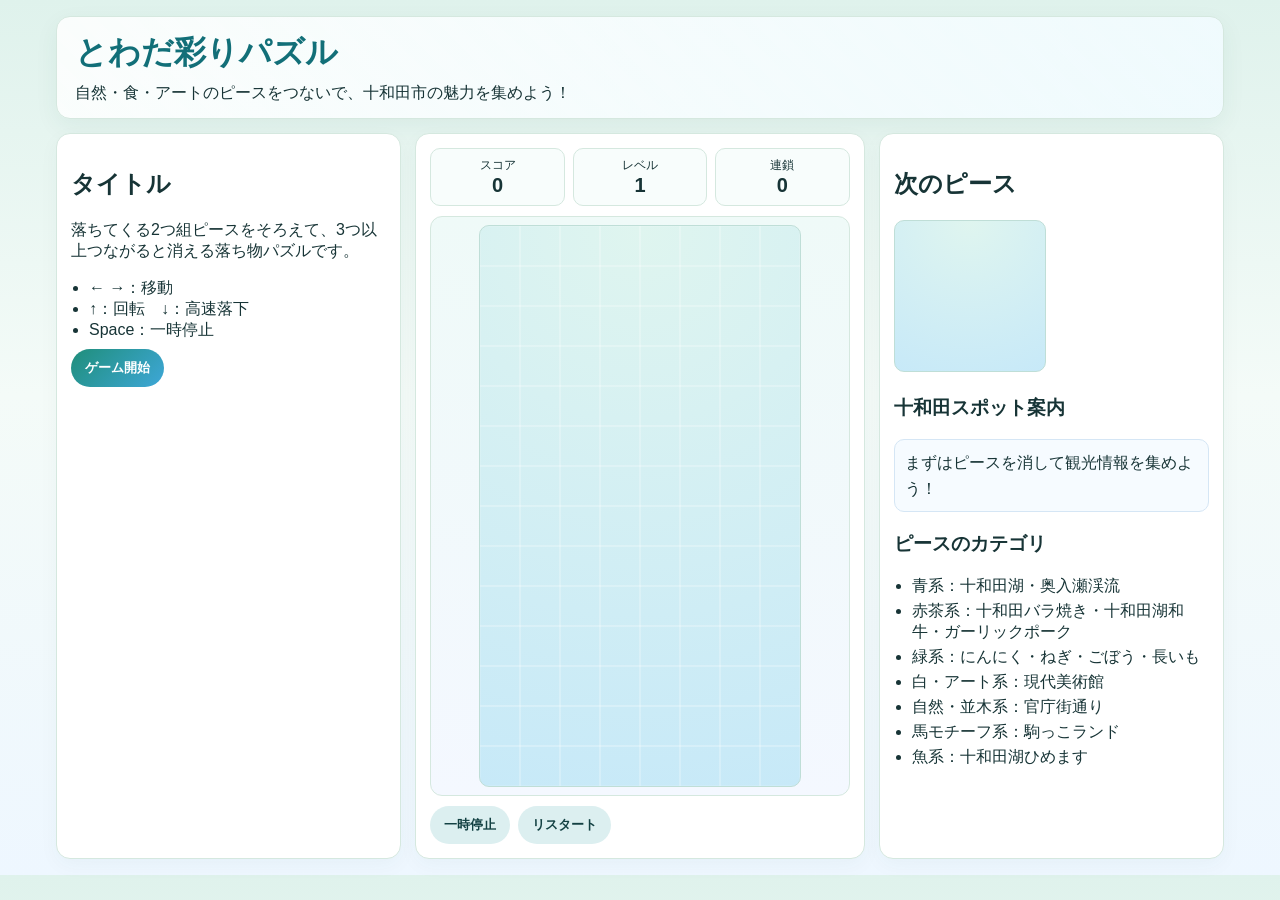
<file: index.html>
<!DOCTYPE html>
<html lang="ja">
  <head>
    <meta charset="UTF-8" />
    <meta name="viewport" content="width=device-width, initial-scale=1.0" />
    <title>とわだ彩りパズル</title>
    <link rel="stylesheet" href="style.css" />
  </head>
  <body>
    <div class="app-shell">
      <header class="hero">
        <h1>とわだ彩りパズル</h1>
        <p>
          自然・食・アートのピースをつないで、十和田市の魅力を集めよう！
        </p>
      </header>

      <main class="game-layout">
        <section class="panel title-panel" id="titlePanel">
          <h2>タイトル</h2>
          <p>
            落ちてくる2つ組ピースをそろえて、3つ以上つながると消える落ち物パズルです。
          </p>
          <ul>
            <li>← →：移動</li>
            <li>↑：回転　↓：高速落下</li>
            <li>Space：一時停止</li>
          </ul>
          <button id="startButton" class="primary">ゲーム開始</button>
        </section>

        <section class="panel play-panel">
          <div class="status-grid">
            <div class="status-item"><span>スコア</span><strong id="score">0</strong></div>
            <div class="status-item"><span>レベル</span><strong id="level">1</strong></div>
            <div class="status-item"><span>連鎖</span><strong id="chain">0</strong></div>
          </div>

          <div class="board-wrap">
            <canvas id="gameCanvas" width="320" height="560" aria-label="ゲーム盤面"></canvas>
            <div id="overlayMessage" class="overlay hidden"></div>
          </div>

          <div class="control-row">
            <button id="pauseButton">一時停止</button>
            <button id="restartButton">リスタート</button>
          </div>
        </section>

        <aside class="panel side-panel">
          <h2>次のピース</h2>
          <canvas id="nextCanvas" width="150" height="150"></canvas>

          <h3>十和田スポット案内</h3>
          <p id="spotMessage">まずはピースを消して観光情報を集めよう！</p>

          <h3>ピースのカテゴリ</h3>
          <ul class="legend" id="legend"></ul>
        </aside>
      </main>
    </div>

    <script src="script.js"></script>
  </body>
</html>
</file>
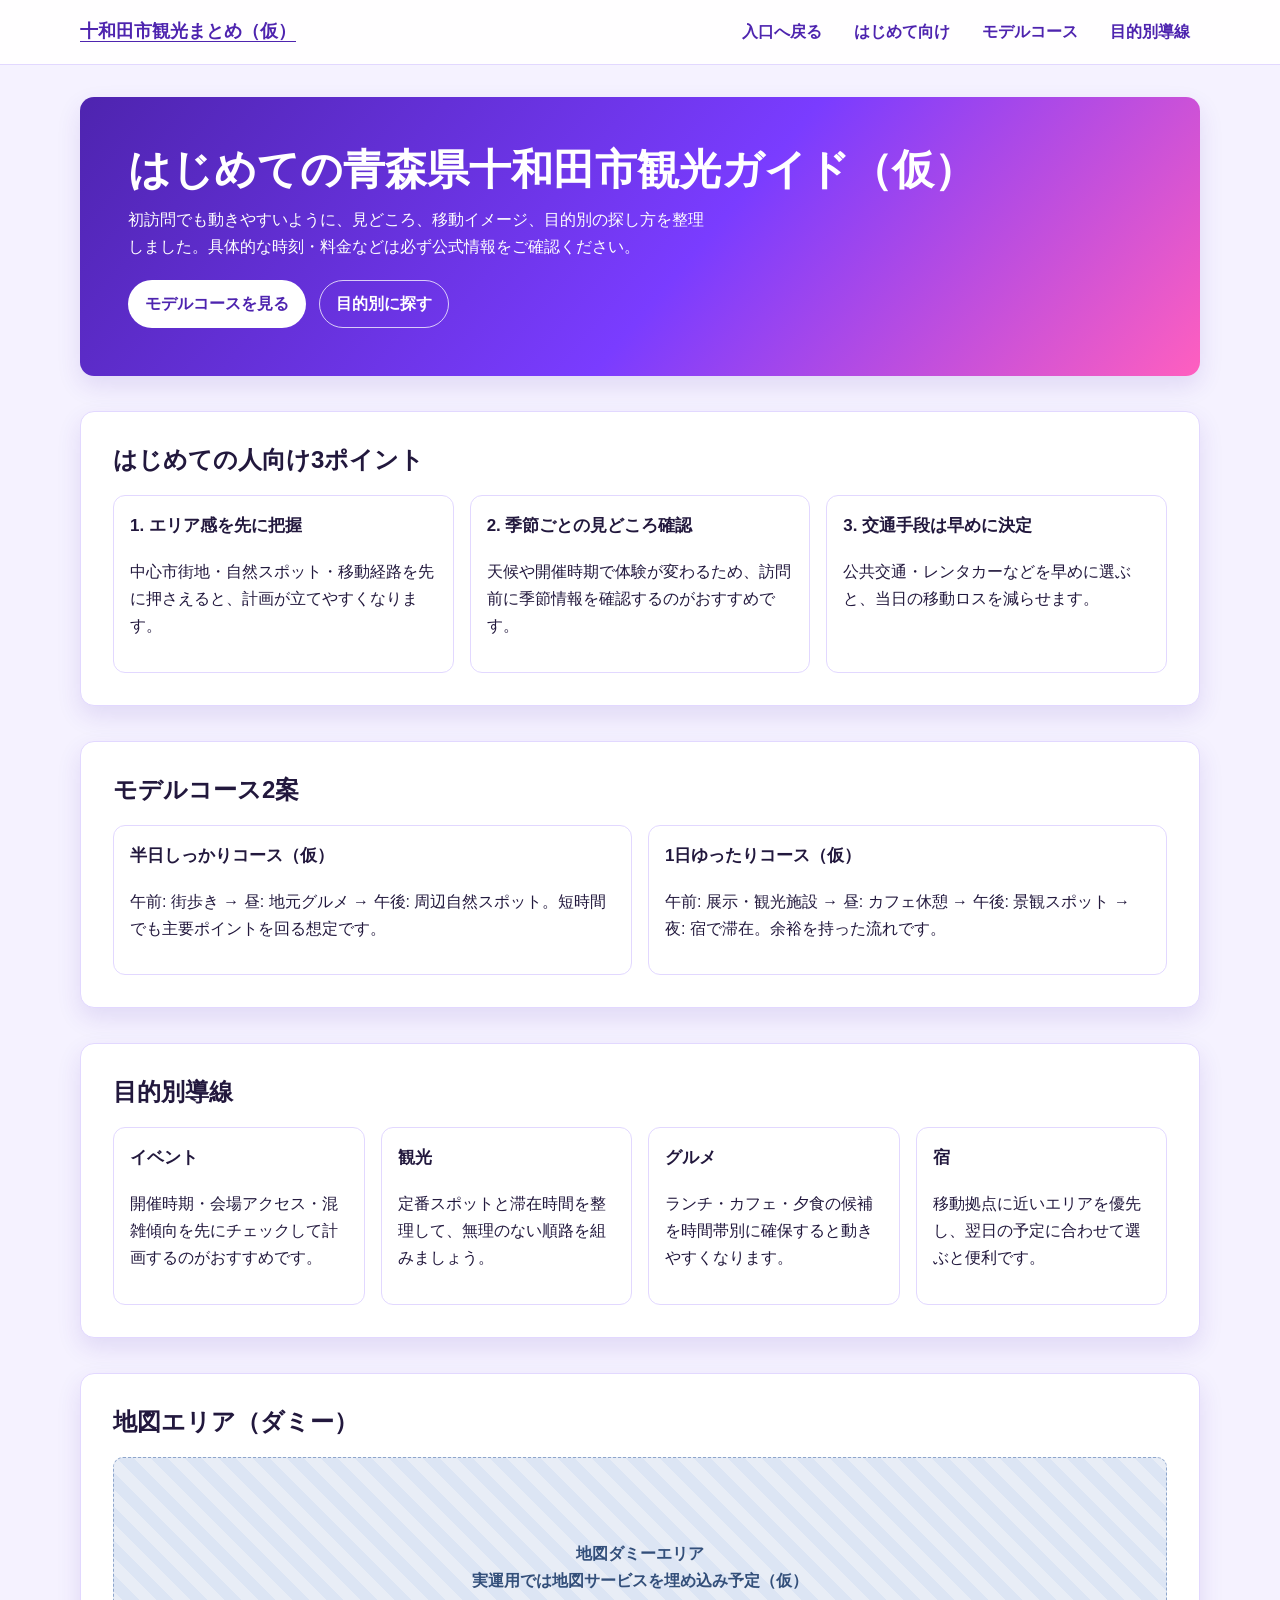
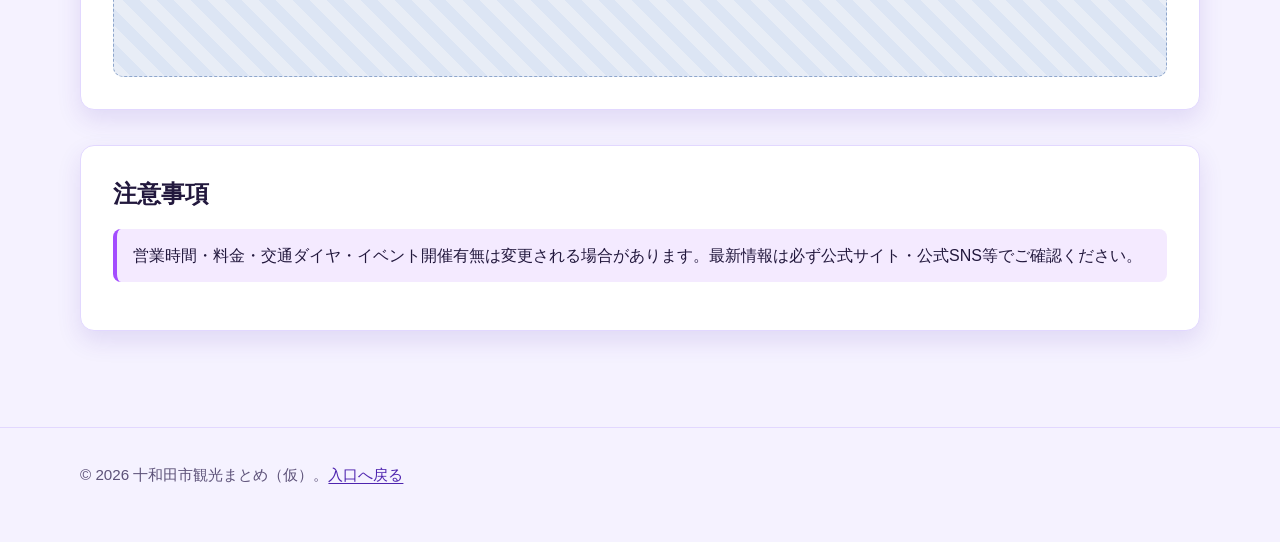
<file: towada.html>
<!doctype html>
<html lang="ja">
  <head>
    <meta charset="UTF-8" />
    <meta name="viewport" content="width=device-width, initial-scale=1.0" />
    <title>はじめての十和田市観光まとめ（仮）</title>
    <meta
      name="description"
      content="青森県十和田市をはじめて訪れる方向けの観光まとめ（仮）。モデルコースや目的別導線を掲載。"
    />
    <meta property="og:type" content="website" />
    <meta property="og:title" content="はじめての十和田市観光まとめ（仮）" />
    <meta
      property="og:description"
      content="イベント・観光・グルメ・宿の導線と、モデルコースを紹介する入門ページです。"
    />
    <meta property="og:url" content="https://example.com/towada.html" />
    <meta property="og:image" content="https://example.com/ogp-towada.jpg" />
    <link rel="stylesheet" href="./assets/styles.css" />
  </head>
  <body>
    <header class="site-header">
      <div class="container site-header__inner">
        <a class="brand" href="./index.html">十和田市観光まとめ（仮）</a>
        <nav aria-label="ページ内ナビゲーション">
          <ul class="nav-list">
            <li><a href="./index.html">入口へ戻る</a></li>
            <li><a href="./towada.html#first">はじめて向け</a></li>
            <li><a href="./towada.html#course">モデルコース</a></li>
            <li><a href="./towada.html#guide">目的別導線</a></li>
          </ul>
        </nav>
      </div>
    </header>

    <main>
      <div class="container">
        <section class="hero" aria-labelledby="towada-hero-title">
          <h1 id="towada-hero-title">はじめての青森県十和田市観光ガイド（仮）</h1>
          <p>
            初訪問でも動きやすいように、見どころ、移動イメージ、目的別の探し方を整理しました。具体的な時刻・料金などは必ず公式情報をご確認ください。
          </p>
          <div class="btn-row">
            <a class="btn btn-primary" href="./towada.html#course">モデルコースを見る</a>
            <a class="btn btn-secondary" href="./towada.html#guide">目的別に探す</a>
          </div>
        </section>

        <section id="first" class="section" aria-labelledby="first-title">
          <h2 id="first-title">はじめての人向け3ポイント</h2>
          <div class="grid grid--cards">
            <article class="card">
              <h3>1. エリア感を先に把握</h3>
              <p>中心市街地・自然スポット・移動経路を先に押さえると、計画が立てやすくなります。</p>
            </article>
            <article class="card">
              <h3>2. 季節ごとの見どころ確認</h3>
              <p>天候や開催時期で体験が変わるため、訪問前に季節情報を確認するのがおすすめです。</p>
            </article>
            <article class="card">
              <h3>3. 交通手段は早めに決定</h3>
              <p>公共交通・レンタカーなどを早めに選ぶと、当日の移動ロスを減らせます。</p>
            </article>
          </div>
        </section>

        <section id="course" class="section" aria-labelledby="course-title">
          <h2 id="course-title">モデルコース2案</h2>
          <div class="grid grid--cards">
            <article class="card">
              <h3>半日しっかりコース（仮）</h3>
              <p>
                午前: 街歩き → 昼: 地元グルメ → 午後: 周辺自然スポット。短時間でも主要ポイントを回る想定です。
              </p>
            </article>
            <article class="card">
              <h3>1日ゆったりコース（仮）</h3>
              <p>
                午前: 展示・観光施設 → 昼: カフェ休憩 → 午後: 景観スポット → 夜: 宿で滞在。余裕を持った流れです。
              </p>
            </article>
          </div>
        </section>

        <section id="guide" class="section" aria-labelledby="guide-title">
          <h2 id="guide-title">目的別導線</h2>
          <div class="grid grid--cards">
            <article class="card">
              <h3>イベント</h3>
              <p>開催時期・会場アクセス・混雑傾向を先にチェックして計画するのがおすすめです。</p>
            </article>
            <article class="card">
              <h3>観光</h3>
              <p>定番スポットと滞在時間を整理して、無理のない順路を組みましょう。</p>
            </article>
            <article class="card">
              <h3>グルメ</h3>
              <p>ランチ・カフェ・夕食の候補を時間帯別に確保すると動きやすくなります。</p>
            </article>
            <article class="card">
              <h3>宿</h3>
              <p>移動拠点に近いエリアを優先し、翌日の予定に合わせて選ぶと便利です。</p>
            </article>
          </div>
        </section>

        <section class="section" aria-labelledby="map-title">
          <h2 id="map-title">地図エリア（ダミー）</h2>
          <div class="fake-map" role="img" aria-label="十和田市周辺のダミー地図エリア">
            地図ダミーエリア<br />
            実運用では地図サービスを埋め込み予定（仮）
          </div>
        </section>

        <section class="section" aria-labelledby="notice-title">
          <h2 id="notice-title">注意事項</h2>
          <p class="notice">
            営業時間・料金・交通ダイヤ・イベント開催有無は変更される場合があります。最新情報は必ず公式サイト・公式SNS等でご確認ください。
          </p>
        </section>
      </div>
    </main>

    <footer>
      <div class="container">
        <p>© 2026 十和田市観光まとめ（仮）。<a href="./index.html">入口へ戻る</a></p>
      </div>
    </footer>
  </body>
</html>
</file>
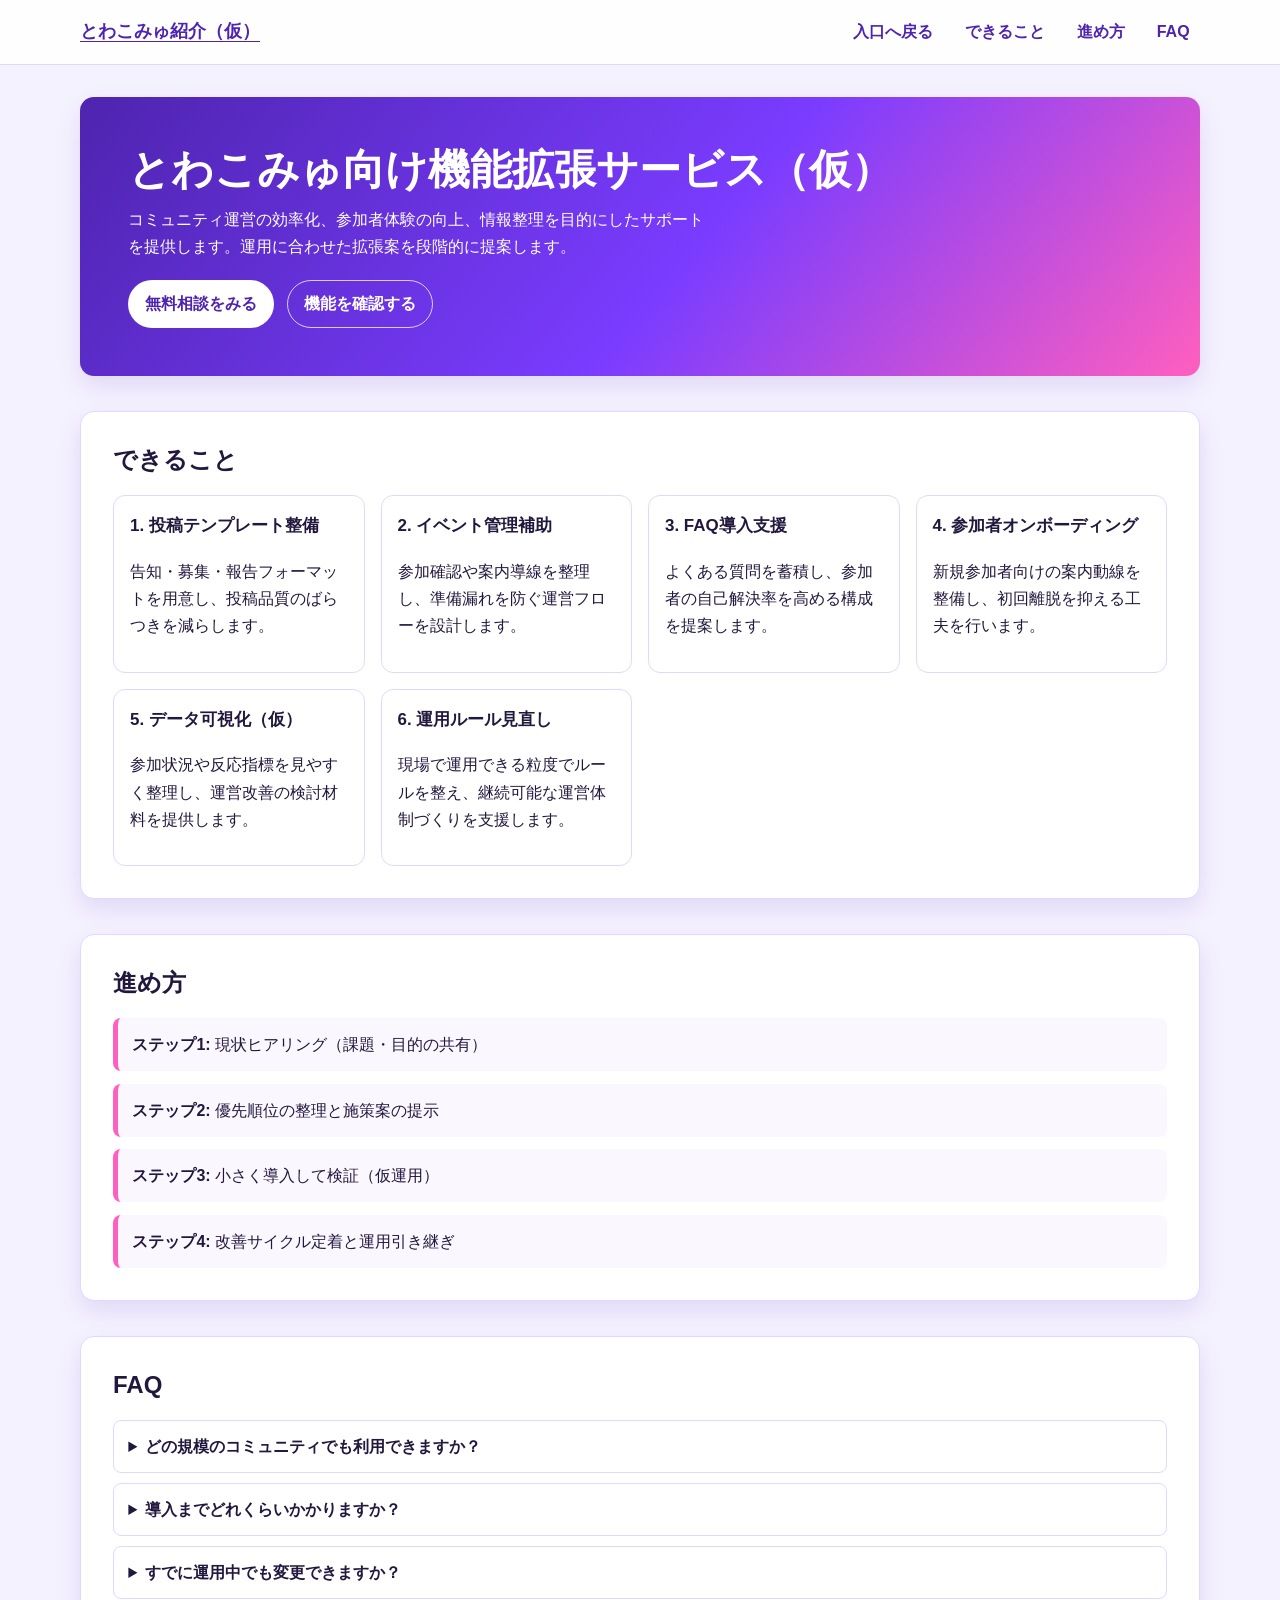
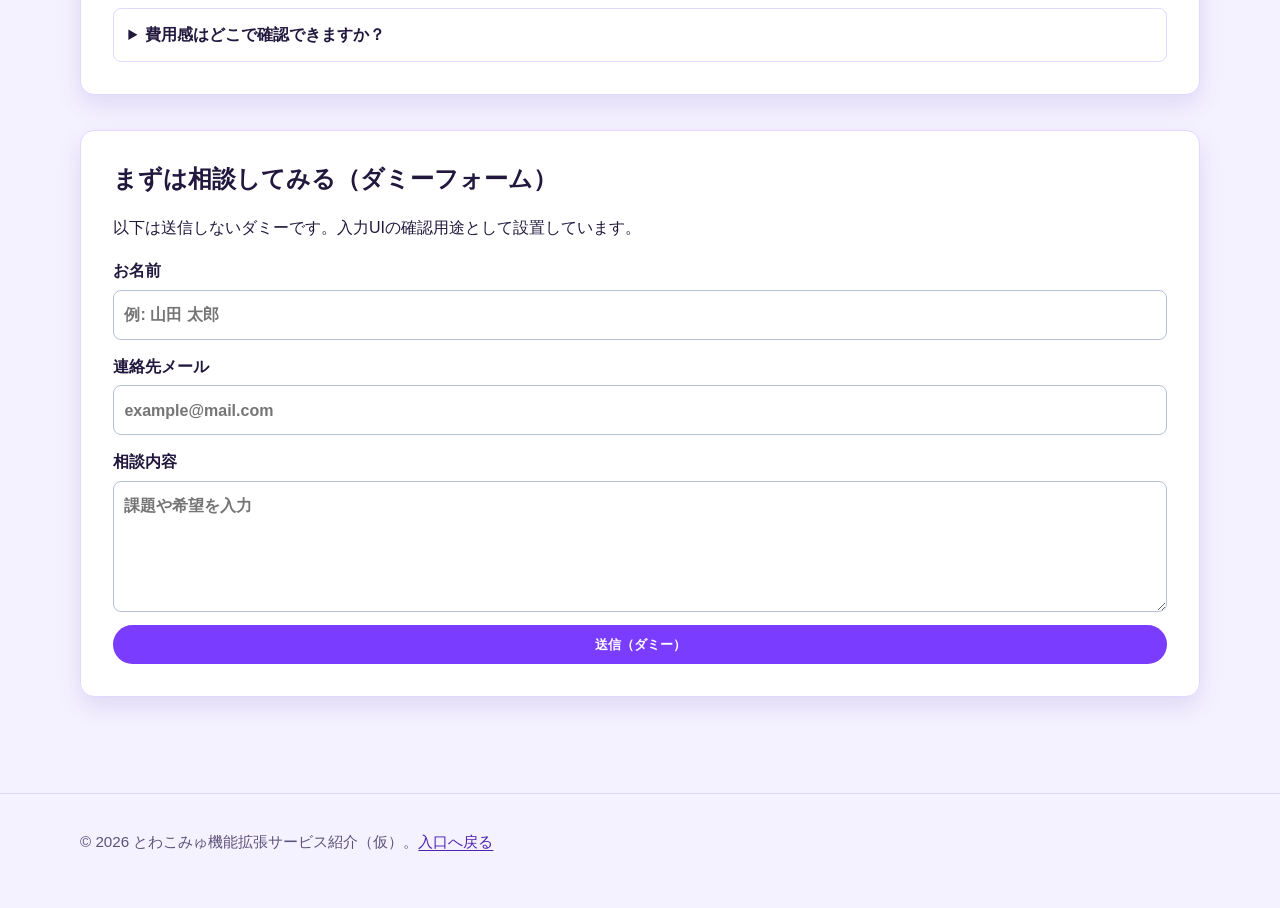
<file: towakomyu.html>
<!doctype html>
<html lang="ja">
  <head>
    <meta charset="UTF-8" />
    <meta name="viewport" content="width=device-width, initial-scale=1.0" />
    <title>とわこみゅ機能拡張サービス紹介（仮）</title>
    <meta
      name="description"
      content="とわこみゅ関連の機能拡張サービス（仮）のLP。できること、進め方、FAQ、CTAをまとめています。"
    />
    <meta property="og:type" content="website" />
    <meta property="og:title" content="とわこみゅ機能拡張サービス紹介（仮）" />
    <meta
      property="og:description"
      content="コミュニティ運営を支援する機能拡張サービスの概要ページです。"
    />
    <meta property="og:url" content="https://example.com/towakomyu.html" />
    <meta property="og:image" content="https://example.com/ogp-towakomyu.jpg" />
    <link rel="stylesheet" href="./assets/styles.css" />
  </head>
  <body>
    <header class="site-header">
      <div class="container site-header__inner">
        <a class="brand" href="./index.html">とわこみゅ紹介（仮）</a>
        <nav aria-label="ページ内ナビゲーション">
          <ul class="nav-list">
            <li><a href="./index.html">入口へ戻る</a></li>
            <li><a href="./towakomyu.html#features">できること</a></li>
            <li><a href="./towakomyu.html#flow">進め方</a></li>
            <li><a href="./towakomyu.html#faq">FAQ</a></li>
          </ul>
        </nav>
      </div>
    </header>

    <main>
      <div class="container">
        <section class="hero" aria-labelledby="towakomyu-hero-title">
          <h1 id="towakomyu-hero-title">とわこみゅ向け機能拡張サービス（仮）</h1>
          <p>
            コミュニティ運営の効率化、参加者体験の向上、情報整理を目的にしたサポートを提供します。運用に合わせた拡張案を段階的に提案します。
          </p>
          <div class="btn-row">
            <a class="btn btn-primary" href="./towakomyu.html#cta">無料相談をみる</a>
            <a class="btn btn-secondary" href="./towakomyu.html#features">機能を確認する</a>
          </div>
        </section>

        <section id="features" class="section" aria-labelledby="features-title">
          <h2 id="features-title">できること</h2>
          <div class="grid grid--cards">
            <article class="card">
              <h3>1. 投稿テンプレート整備</h3>
              <p>告知・募集・報告フォーマットを用意し、投稿品質のばらつきを減らします。</p>
            </article>
            <article class="card">
              <h3>2. イベント管理補助</h3>
              <p>参加確認や案内導線を整理し、準備漏れを防ぐ運営フローを設計します。</p>
            </article>
            <article class="card">
              <h3>3. FAQ導入支援</h3>
              <p>よくある質問を蓄積し、参加者の自己解決率を高める構成を提案します。</p>
            </article>
            <article class="card">
              <h3>4. 参加者オンボーディング</h3>
              <p>新規参加者向けの案内動線を整備し、初回離脱を抑える工夫を行います。</p>
            </article>
            <article class="card">
              <h3>5. データ可視化（仮）</h3>
              <p>参加状況や反応指標を見やすく整理し、運営改善の検討材料を提供します。</p>
            </article>
            <article class="card">
              <h3>6. 運用ルール見直し</h3>
              <p>現場で運用できる粒度でルールを整え、継続可能な運営体制づくりを支援します。</p>
            </article>
          </div>
        </section>

        <section id="flow" class="section" aria-labelledby="flow-title">
          <h2 id="flow-title">進め方</h2>
          <ol class="steps">
            <li><strong>ステップ1:</strong> 現状ヒアリング（課題・目的の共有）</li>
            <li><strong>ステップ2:</strong> 優先順位の整理と施策案の提示</li>
            <li><strong>ステップ3:</strong> 小さく導入して検証（仮運用）</li>
            <li><strong>ステップ4:</strong> 改善サイクル定着と運用引き継ぎ</li>
          </ol>
        </section>

        <section id="faq" class="section" aria-labelledby="faq-title">
          <h2 id="faq-title">FAQ</h2>
          <div class="faq">
            <details>
              <summary>どの規模のコミュニティでも利用できますか？</summary>
              <p>
                小規模から中規模を想定していますが、状況に応じて段階導入（仮）が可能です。
              </p>
            </details>
            <details>
              <summary>導入までどれくらいかかりますか？</summary>
              <p>初期提案までは通常1〜2週間程度（仮）を想定しています。</p>
            </details>
            <details>
              <summary>すでに運用中でも変更できますか？</summary>
              <p>既存運用を止めずに、影響範囲を見ながら段階的に切り替える方針です。</p>
            </details>
            <details>
              <summary>費用感はどこで確認できますか？</summary>
              <p>要件により変動するため、ヒアリング後に見積り（仮）を提示します。</p>
            </details>
          </div>
        </section>

        <section id="cta" class="section" aria-labelledby="cta-title">
          <h2 id="cta-title">まずは相談してみる（ダミーフォーム）</h2>
          <p>以下は送信しないダミーです。入力UIの確認用途として設置しています。</p>
          <form class="form-grid" action="#" method="post">
            <label>
              お名前
              <input type="text" name="name" placeholder="例: 山田 太郎" />
            </label>
            <label>
              連絡先メール
              <input type="email" name="email" placeholder="example@mail.com" />
            </label>
            <label>
              相談内容
              <textarea name="message" rows="4" placeholder="課題や希望を入力"></textarea>
            </label>
            <button type="button" class="btn btn-primary">送信（ダミー）</button>
          </form>
        </section>
      </div>
    </main>

    <footer>
      <div class="container">
        <p>© 2026 とわこみゅ機能拡張サービス紹介（仮）。<a href="./index.html">入口へ戻る</a></p>
      </div>
    </footer>
  </body>
</html>
</file>
<file: style.css>
:root {
  --bg: #f4fbf8;
  --panel: #ffffff;
  --line: #d5e8df;
  --text: #173436;
  --accent: #1f8e7a;
  --accent-2: #3ea7d8;
}

* {
  box-sizing: border-box;
}

body {
  margin: 0;
  font-family: "Hiragino Kaku Gothic ProN", "Yu Gothic", sans-serif;
  color: var(--text);
  background: linear-gradient(180deg, #dff2ec 0%, var(--bg) 45%, #eef7ff 100%);
}

.app-shell {
  max-width: 1200px;
  margin: 0 auto;
  padding: 16px;
}

.hero {
  border: 1px solid var(--line);
  border-radius: 14px;
  background: linear-gradient(120deg, #ffffffc4, #f0fbffde),
    repeating-linear-gradient(45deg, #ffffff66 0 14px, #f6fffb66 14px 28px);
  padding: 14px 18px;
  box-shadow: 0 8px 24px #0d53480f;
}

.hero h1 {
  margin: 0;
  color: #126f78;
}

.hero p {
  margin: 8px 0 0;
}

.game-layout {
  display: grid;
  grid-template-columns: 1fr 1.3fr 1fr;
  gap: 14px;
  margin-top: 14px;
}

.panel {
  background: var(--panel);
  border-radius: 14px;
  border: 1px solid var(--line);
  padding: 14px;
  box-shadow: 0 6px 20px #0d53480a;
}

.title-panel ul,
.legend {
  margin: 8px 0;
  padding-left: 18px;
}

button {
  border: none;
  background: #dceff0;
  color: #134143;
  border-radius: 999px;
  padding: 10px 14px;
  font-weight: 700;
  cursor: pointer;
  transition: transform 0.15s ease, filter 0.15s ease;
}

button:hover {
  transform: translateY(-1px);
  filter: brightness(1.03);
}

.primary {
  background: linear-gradient(135deg, var(--accent), var(--accent-2));
  color: white;
}

.status-grid {
  display: grid;
  grid-template-columns: repeat(3, 1fr);
  gap: 8px;
  margin-bottom: 10px;
}

.status-item {
  border: 1px solid var(--line);
  border-radius: 10px;
  padding: 8px;
  text-align: center;
  background: #f8fdfc;
}

.status-item span {
  display: block;
  font-size: 12px;
}

.status-item strong {
  font-size: 20px;
}

.board-wrap {
  position: relative;
  display: flex;
  justify-content: center;
  padding: 8px;
  background: linear-gradient(180deg, #effaf8, #f4f8ff);
  border-radius: 12px;
  border: 1px solid var(--line);
}

#gameCanvas,
#nextCanvas {
  background: radial-gradient(circle at top, #dff5ef, #c7e9f8);
  border-radius: 10px;
  border: 1px solid #bfded7;
}

.overlay {
  position: absolute;
  inset: 0;
  display: grid;
  place-items: center;
  text-align: center;
  font-size: 28px;
  font-weight: 800;
  color: #ffffff;
  text-shadow: 0 2px 8px #00000088;
  background: #0d4e5b80;
  border-radius: 12px;
  animation: pop 0.25s ease;
  white-space: pre-line;
}

.hidden {
  display: none;
}

.control-row {
  margin-top: 10px;
  display: flex;
  gap: 8px;
}

#spotMessage {
  min-height: 3.6em;
  line-height: 1.6;
  background: #f6fbff;
  border: 1px solid #d5e6f5;
  border-radius: 10px;
  padding: 10px;
}

.legend li {
  margin-bottom: 4px;
}

@keyframes pop {
  from {
    transform: scale(0.95);
    opacity: 0;
  }
  to {
    transform: scale(1);
    opacity: 1;
  }
}

@media (max-width: 980px) {
  .game-layout {
    grid-template-columns: 1fr;
  }

  .control-row {
    justify-content: center;
  }
}
</file>
<file: assets/styles.css>
:root {
  --bg: #f5f2ff;
  --surface: #ffffff;
  --text: #22183d;
  --muted: #5d5279;
  --primary: #7a3cff;
  --primary-strong: #4e24af;
  --accent: #ff5fbf;
  --border: #e2d8ff;
  --shadow: 0 10px 24px rgba(78, 36, 175, 0.12);
  --radius: 14px;
  --container: min(1120px, 92vw);
}

* {
  box-sizing: border-box;
}

html,
body {
  margin: 0;
  padding: 0;
}

body {
  font-family: "Hiragino Kaku Gothic ProN", "Yu Gothic", "Meiryo", sans-serif;
  color: var(--text);
  background: var(--bg);
  line-height: 1.7;
  overflow-wrap: break-word;
}

a {
  color: var(--primary-strong);
  text-underline-offset: 0.2em;
}

a:focus-visible,
button:focus-visible {
  outline: 3px solid #ffb3e1;
  outline-offset: 2px;
}

img {
  max-width: 100%;
  display: block;
}

.container {
  width: var(--container);
  margin-inline: auto;
}

.site-header {
  background: rgba(255, 255, 255, 0.92);
  backdrop-filter: blur(8px);
  border-bottom: 1px solid var(--border);
  position: sticky;
  top: 0;
  z-index: 50;
}

.site-header__inner {
  display: flex;
  align-items: center;
  justify-content: space-between;
  gap: 1rem;
  min-height: 64px;
}

.brand {
  font-size: 1.1rem;
  font-weight: 700;
  color: var(--primary-strong);
}

.nav-list {
  display: flex;
  gap: 0.7rem;
  list-style: none;
  margin: 0;
  padding: 0;
  flex-wrap: wrap;
}

.nav-list a {
  display: inline-block;
  padding: 0.35rem 0.65rem;
  border-radius: 999px;
  text-decoration: none;
  color: var(--primary-strong);
  font-weight: 700;
}

.nav-list a:hover,
.nav-list a:focus-visible {
  background: #eaf0ff;
}

main {
  padding: 2rem 0 4rem;
}

.hero {
  background: linear-gradient(130deg, #4e24af 0%, #7a3cff 55%, #ff5fbf 100%);
  color: #fff;
  border-radius: var(--radius);
  padding: clamp(1.7rem, 4vw, 3rem);
  box-shadow: var(--shadow);
}

.hero h1 {
  line-height: 1.2;
  margin-top: 0;
  margin-bottom: 0.7rem;
  font-size: clamp(1.6rem, 4vw, 2.6rem);
}

.hero p {
  margin: 0;
  max-width: 65ch;
}

.btn-row {
  display: flex;
  gap: 0.8rem;
  flex-wrap: wrap;
  margin-top: 1.2rem;
}

.btn {
  border: 1px solid transparent;
  border-radius: 999px;
  padding: 0.6rem 1rem;
  font-weight: 700;
  display: inline-block;
  text-decoration: none;
  cursor: pointer;
}

.btn-primary {
  background: var(--primary);
  color: #fff;
}

.btn-secondary {
  background: #fff;
  color: var(--primary-strong);
  border-color: #d6c8ff;
}

.hero .btn-primary {
  background: #fff;
  color: var(--primary-strong);
}

.hero .btn-secondary {
  background: transparent;
  color: #fff;
  border-color: rgba(255, 255, 255, 0.75);
}

.section {
  margin-top: 2.2rem;
  background: var(--surface);
  border: 1px solid var(--border);
  border-radius: var(--radius);
  padding: clamp(1.2rem, 3vw, 2rem);
  box-shadow: var(--shadow);
}

.section h2 {
  margin-top: 0;
  line-height: 1.3;
}

.grid {
  display: grid;
  gap: 1rem;
}

.grid--cards {
  grid-template-columns: repeat(auto-fit, minmax(220px, 1fr));
}

.card {
  border: 1px solid var(--border);
  border-radius: 12px;
  padding: 1rem;
  background: #fff;
}

[id] {
  scroll-margin-top: 84px;
}

.card h3 {
  margin-top: 0;
  font-size: 1.06rem;
}

.steps {
  list-style: none;
  margin: 1rem 0 0;
  padding: 0;
  display: grid;
  gap: 0.8rem;
}

.steps li {
  border-left: 5px solid var(--accent);
  background: #fbf7ff;
  border-radius: 8px;
  padding: 0.8rem 0.9rem;
}

.faq {
  display: grid;
  gap: 0.6rem;
}

.faq details {
  border: 1px solid var(--border);
  border-radius: 8px;
  padding: 0.75rem 0.9rem;
  background: #fff;
}

.faq summary {
  cursor: pointer;
  font-weight: 700;
}

.notice {
  border-left: 4px solid #a34dff;
  background: #f4eaff;
  padding: 0.8rem 1rem;
  border-radius: 8px;
}

.fake-map {
  background: repeating-linear-gradient(
    45deg,
    #e8edf6,
    #e8edf6 12px,
    #dce5f4 12px,
    #dce5f4 24px
  );
  border: 1px dashed #8ea6cc;
  border-radius: 10px;
  min-height: 220px;
  display: grid;
  place-items: center;
  color: #334f7a;
  font-weight: 700;
  text-align: center;
  padding: 1rem;
}

.form-grid {
  display: grid;
  gap: 0.8rem;
}

label {
  display: grid;
  gap: 0.35rem;
  font-weight: 700;
}

input,
textarea,
select {
  border: 1px solid #b4c2d6;
  border-radius: 8px;
  padding: 0.65rem;
  font: inherit;
  width: 100%;
}

footer {
  margin-top: 2rem;
  border-top: 1px solid var(--border);
  padding: 1.2rem 0 2.4rem;
  color: var(--muted);
  font-size: 0.95rem;
}

@media (max-width: 700px) {
  .site-header__inner {
    flex-direction: column;
    justify-content: center;
    align-items: flex-start;
    padding: 0.65rem 0;
  }

  .nav-list {
    width: 100%;
  }
}
</file>
